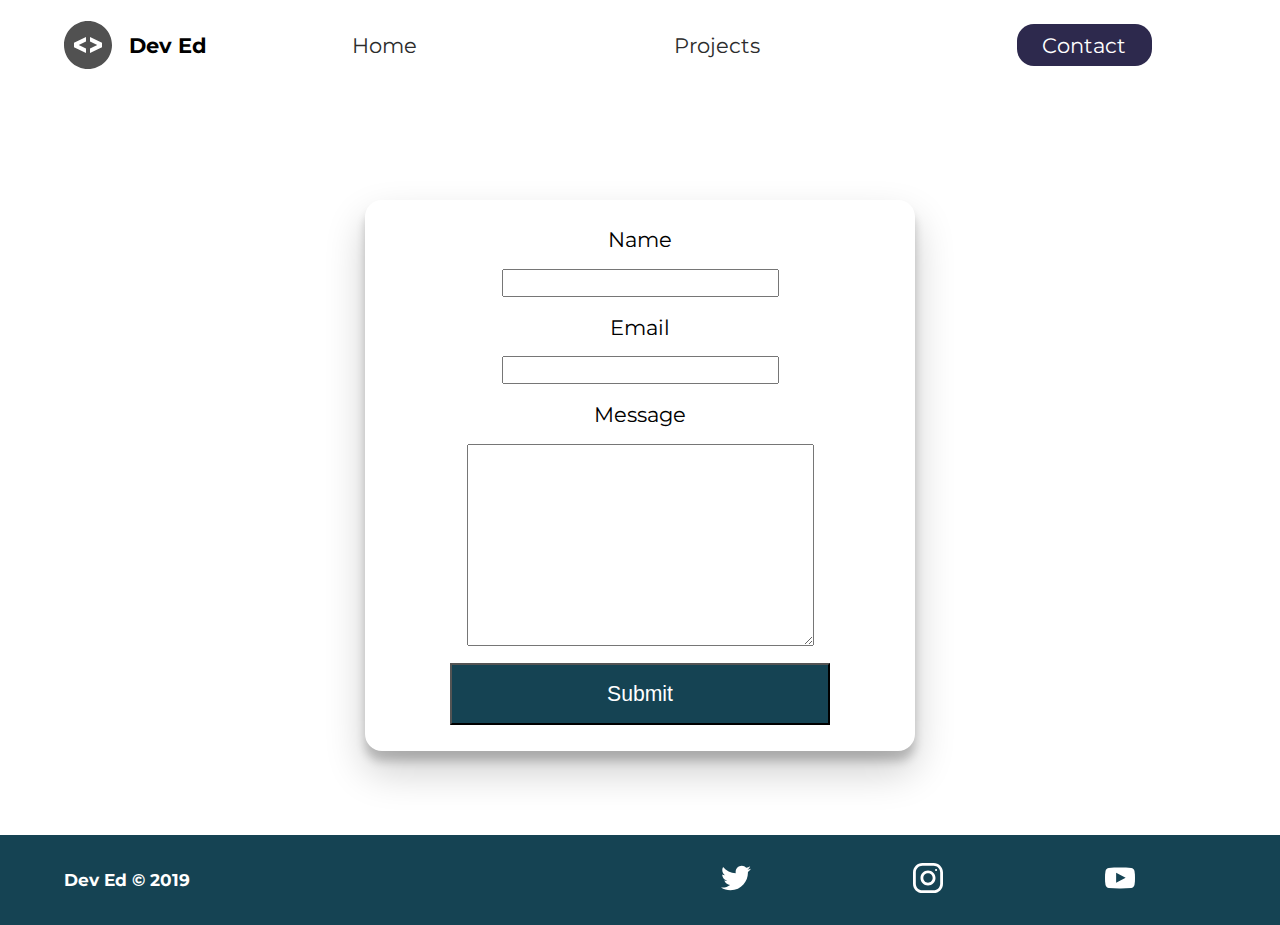
<file: contact/index.html>
<!DOCTYPE html>
<html lang="en">
  <head>
    <meta charset="UTF-8" />
    <meta name="viewport" content="width=device-width, initial-scale=1.0" />
    <meta http-equiv="X-UA-Compatible" content="ie=edge" />
    <meta
      name="description"
      content="Dev Ed is a front end web developer who specializes in html,css"
    />
    <meta name="robots" content="index,follow" />
    <link
      href="https://fonts.googleapis.com/css?family=Montserrat:400,500&display=swap"
      rel="stylesheet"
    />
    <link rel="stylesheet" href="../styles/style.css" />
    <title>Dev Ed | Web Developer</title>
  </head>
  <body>
    <header class="main-head">
      <nav>
        <div class="logo">
          <img src="../icons/code.svg" alt="logo" />
          <h1>Dev Ed</h1>
        </div>
        <ul>
          <li><a href="../index.html">Home</a></li>
          <li><a href="../projects/">Projects</a></li>
          <li><a class="active" href="./index.html">Contact</a></li>
        </ul>
      </nav>
    </header>
    <section class="form-section">
      <form>
        <label for="name">Name</label>
        <input type="text" name="name" id="name" required />
        <label for="email">Email</label>
        <input type="email" name="email" id="email" required />
        <label for="message">Message</label>
        <textarea name="message" id="message" cols="30" rows="10"></textarea>
        <button type="submit">Submit</button>
      </form>
    </section>
    <footer>
      <h4>Dev Ed &copy; 2019</h4>
      <ul>
        <li>
          <a href="#"><img src="/icons/twitter 1.svg" alt="twitter-social"/></a>
        </li>
        <li>
          <a href="#"
            ><img src="/icons/instagram 1.svg" alt="instagram-social"
          /></a>
        </li>
        <li>
          <a href="#"
            ><img src="/icons/youtube-symbol 1.svg" alt="youtube-social"
          /></a>
        </li>
      </ul>
    </footer>
  </body>
</html>
</file>
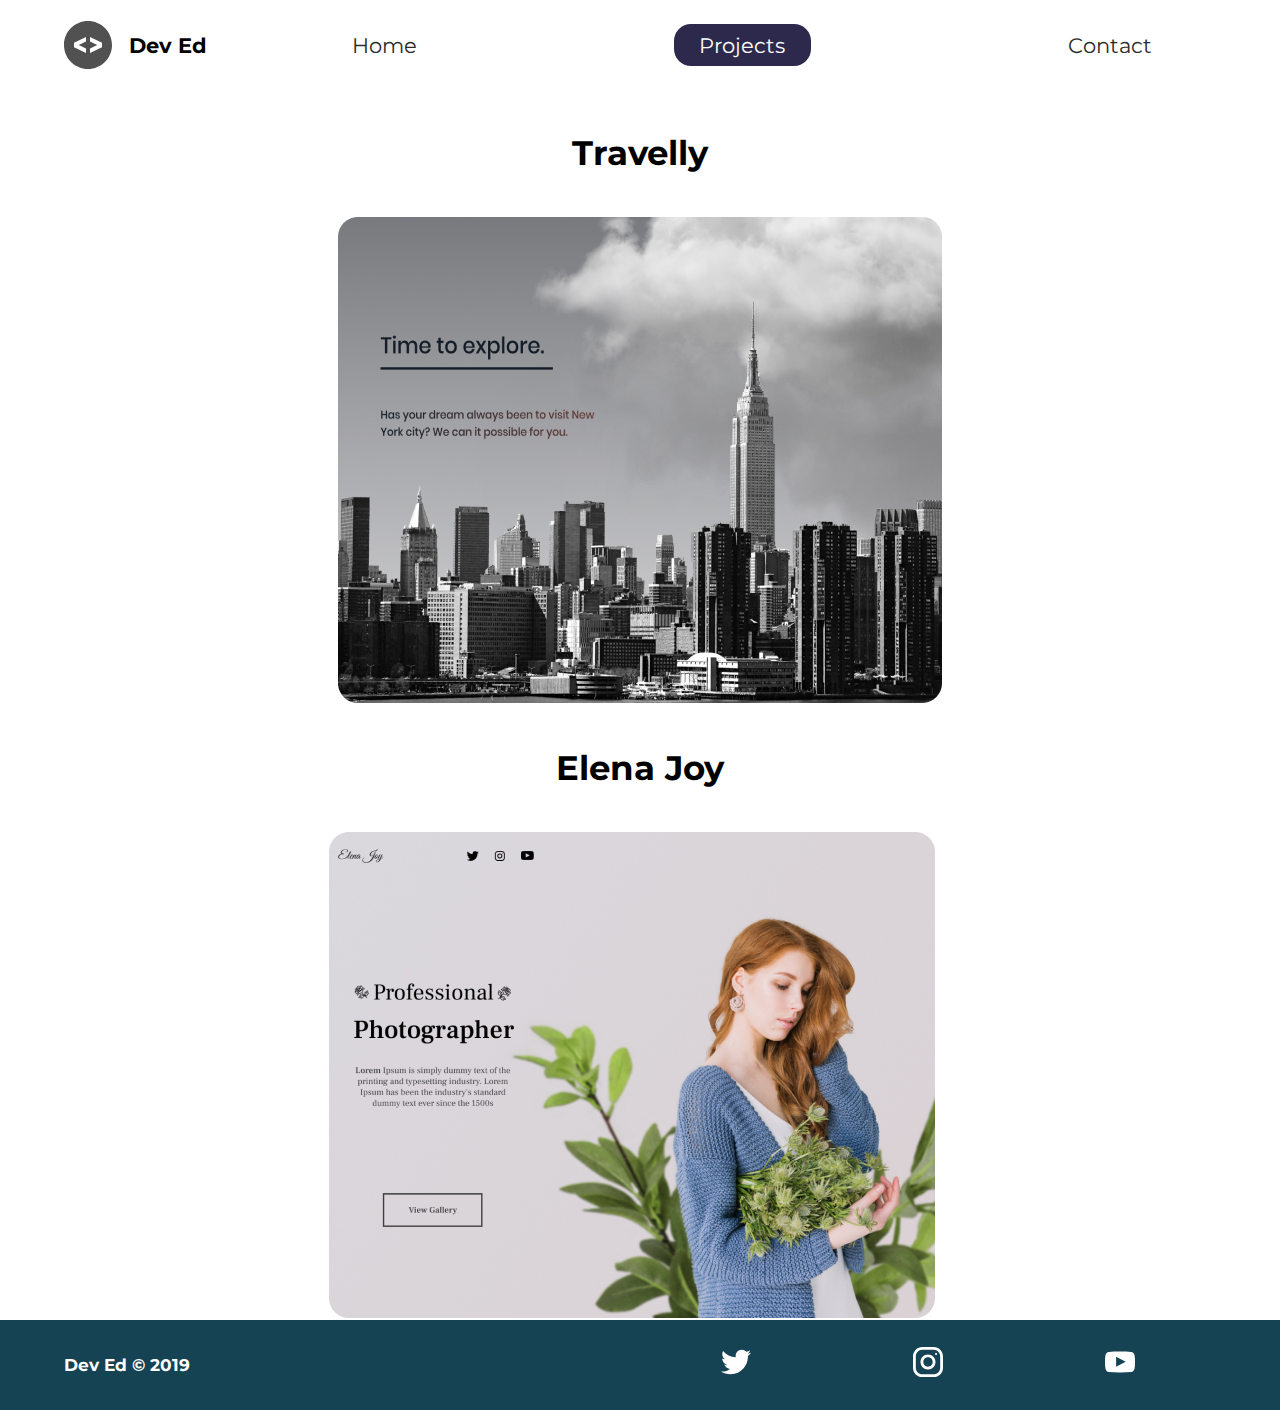
<file: projects/index.html>
<!DOCTYPE html>
<html lang="en">
  <head>
    <meta charset="UTF-8" />
    <meta name="viewport" content="width=device-width, initial-scale=1.0" />
    <meta http-equiv="X-UA-Compatible" content="ie=edge" />
    <meta
      name="description"
      content="Dev Ed is a front end web developer who specializes in html,css"
    />
    <meta name="robots" content="index,follow" />
    <link
      href="https://fonts.googleapis.com/css?family=Montserrat:400,500&display=swap"
      rel="stylesheet"
    />
    <link rel="stylesheet" href="../styles/style.css" />
    <title>Dev Ed | Web Developer</title>
  </head>
  <body>
    <header class="main-head">
      <nav>
        <div class="logo">
          <img src="../icons/code.svg" alt="logo" />
          <h1>Dev Ed</h1>
        </div>
        <ul>
          <li><a href="../index.html">Home</a></li>
          <li><a class="active" href="./index.html">Projects</a></li>
          <li><a href="../contact/">Contact</a></li>
        </ul>
      </nav>
    </header>
    <section class="projects">
      <div class="travelly">
        <h2>Travelly</h2>
        <img src="../img/travelly.jpg" alt="travelly-project" />
      </div>
      <div class="travelly">
        <h2>Elena Joy</h2>
        <img src="../img/elena-joy.jpg" alt="elena-project" />
      </div>
    </section>
    <footer>
      <h4>Dev Ed &copy; 2019</h4>
      <ul>
        <li>
          <a href="#"><img src="/icons/twitter 1.svg" alt="twitter-social"/></a>
        </li>
        <li>
          <a href="#"
            ><img src="/icons/instagram 1.svg" alt="instagram-social"
          /></a>
        </li>
        <li>
          <a href="#"
            ><img src="/icons/youtube-symbol 1.svg" alt="youtube-social"
          /></a>
        </li>
      </ul>
    </footer>
  </body>
</html>
</file>
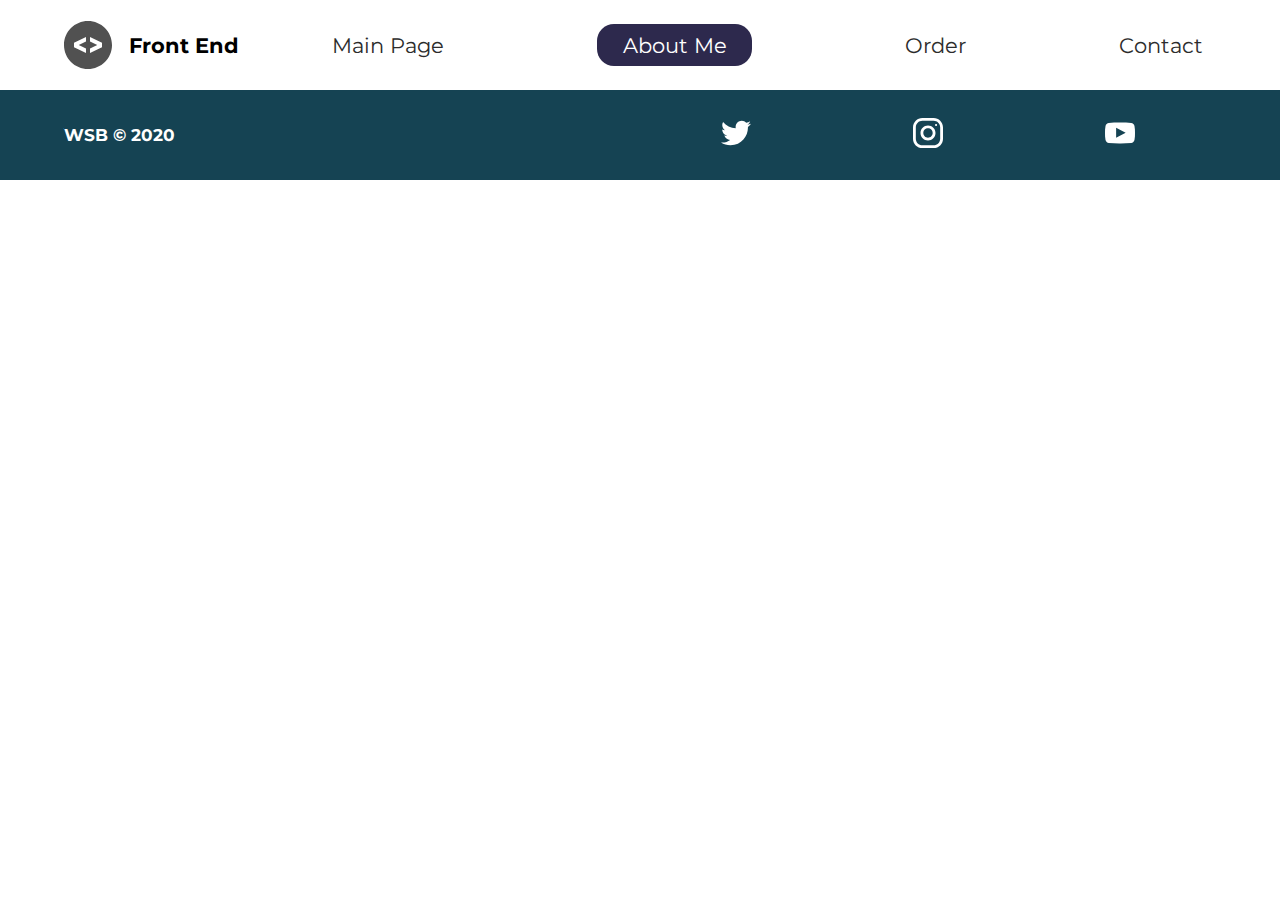
<file: aboutme.html>
<!DOCTYPE html>
<html lang="en">

<head>
    <meta charset="UTF-8" />
    <meta name="viewport" content="width=device-width, initial-scale=1.0" />
    <meta http-equiv="X-UA-Compatible" content="ie=edge" />
    <meta name="description" content="Dev Ed is a front end web developer who specializes in html,css" />
    <meta name="robots" content="index,follow" />
    <link href="https://fonts.googleapis.com/css?family=Montserrat:400,500&display=swap" rel="stylesheet" />
    <link rel="stylesheet" href="./styles/style.css" />
    <title>WSB | Contact</title>
</head>

<body>
    <header class="main-head">
        <nav>
          <div class="logo">
            <img src="./icons/code.svg" alt="logo" />
            <h1>Front End</h1>
          </div>
          <ul>
            <li><a href="index.html">Main Page</a></li>
            <li><a class="active" href="aboutme.html">About Me</a></li>
            <li><a href="oderproject.html">Order</a></li>
            <li><a href="contact.html">Contact</a></li>
          </ul>
        </nav>
      </header>

    <footer>
        <h4>WSB &copy; 2020</h4>
        <ul>
            <li>
                <a href="#"><img src="./icons/twitter 1.svg" alt="twitter-social" /></a>
            </li>
            <li>
                <a href="#"><img src="./icons/instagram 1.svg" alt="instagram-social" /></a>
            </li>
            <li>
                <a href="#"><img src="./icons/youtube-symbol 1.svg" alt="youtube-social" /></a>
            </li>
        </ul>
    </footer>
</body>

</html>
</file>
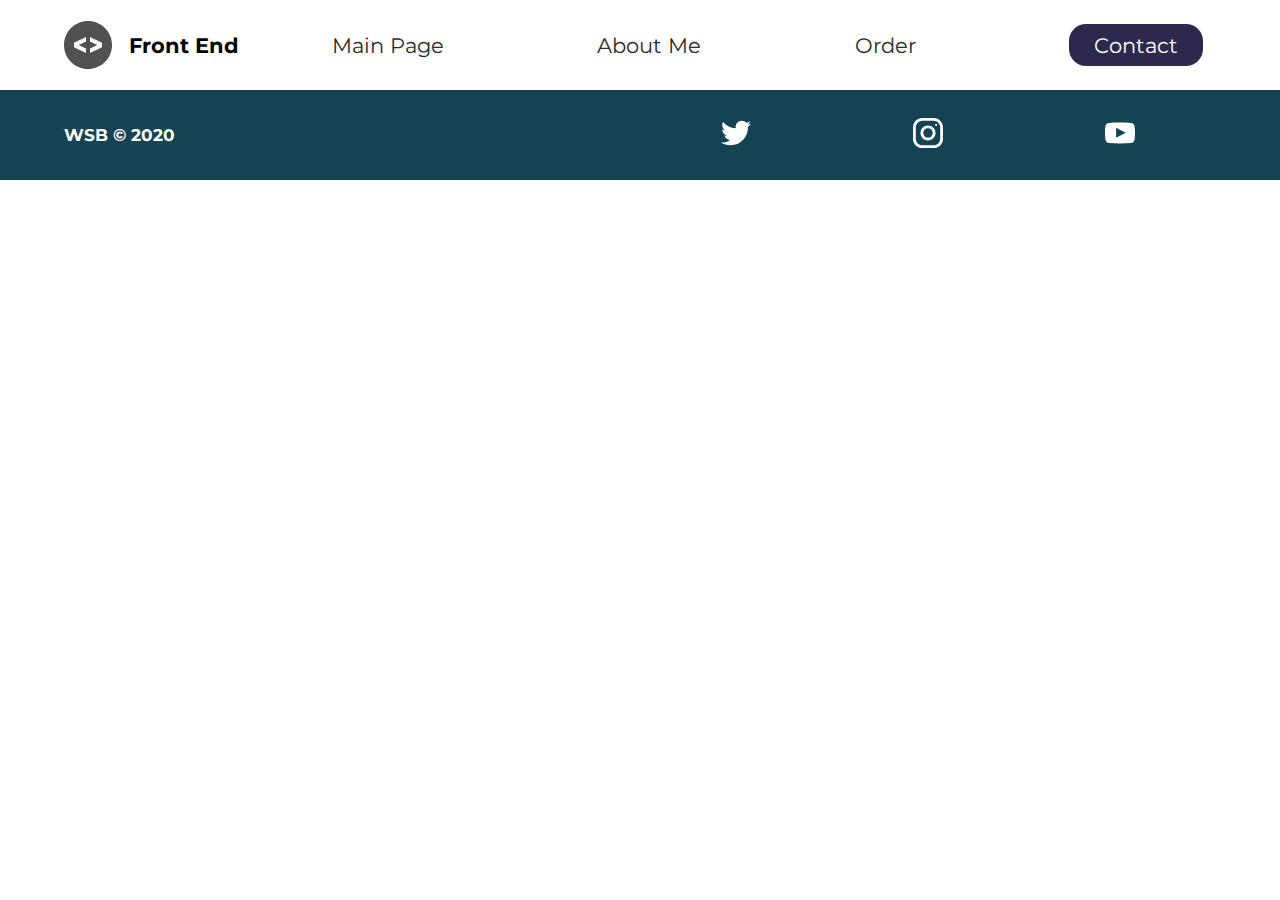
<file: contact.html>
<!DOCTYPE html>
<html lang="en">
<head>
    <meta charset="UTF-8" />
    <meta name="viewport" content="width=device-width, initial-scale=1.0" />
    <meta http-equiv="X-UA-Compatible" content="ie=edge" />
    <meta name="description" content="Dev Ed is a front end web developer who specializes in html,css" />
    <meta name="robots" content="index,follow" />
    <link href="https://fonts.googleapis.com/css?family=Montserrat:400,500&display=swap" rel="stylesheet" />
    <link rel="stylesheet" href="./styles/style.css" />
    <title>WSB | Contact</title>
</head>

<body>
  <header class="main-head">
    <nav>
      <div class="logo">
        <img src="./icons/code.svg" alt="logo" />
        <h1>Front End</h1>
      </div>
      <ul>
        <li><a href="index.html">Main Page</a></li>
        <li><a href="aboutme.html">About Me</a></li>
        <li><a href="oderproject.html">Order</a></li>
        <li><a class="active" href="contact.html">Contact</a></li>
      </ul>
    </nav>
  </header>

      <footer>
        <h4>WSB &copy; 2020</h4>
        <ul>
          <li>
            <a href="#"><img src="./icons/twitter 1.svg" alt="twitter-social" /></a>
          </li>
          <li>
            <a href="#"><img src="./icons/instagram 1.svg" alt="instagram-social" /></a>
          </li>
          <li>
            <a href="#"><img src="./icons/youtube-symbol 1.svg" alt="youtube-social" /></a>
          </li>
        </ul>
      </footer>
</body>

</html>
</file>
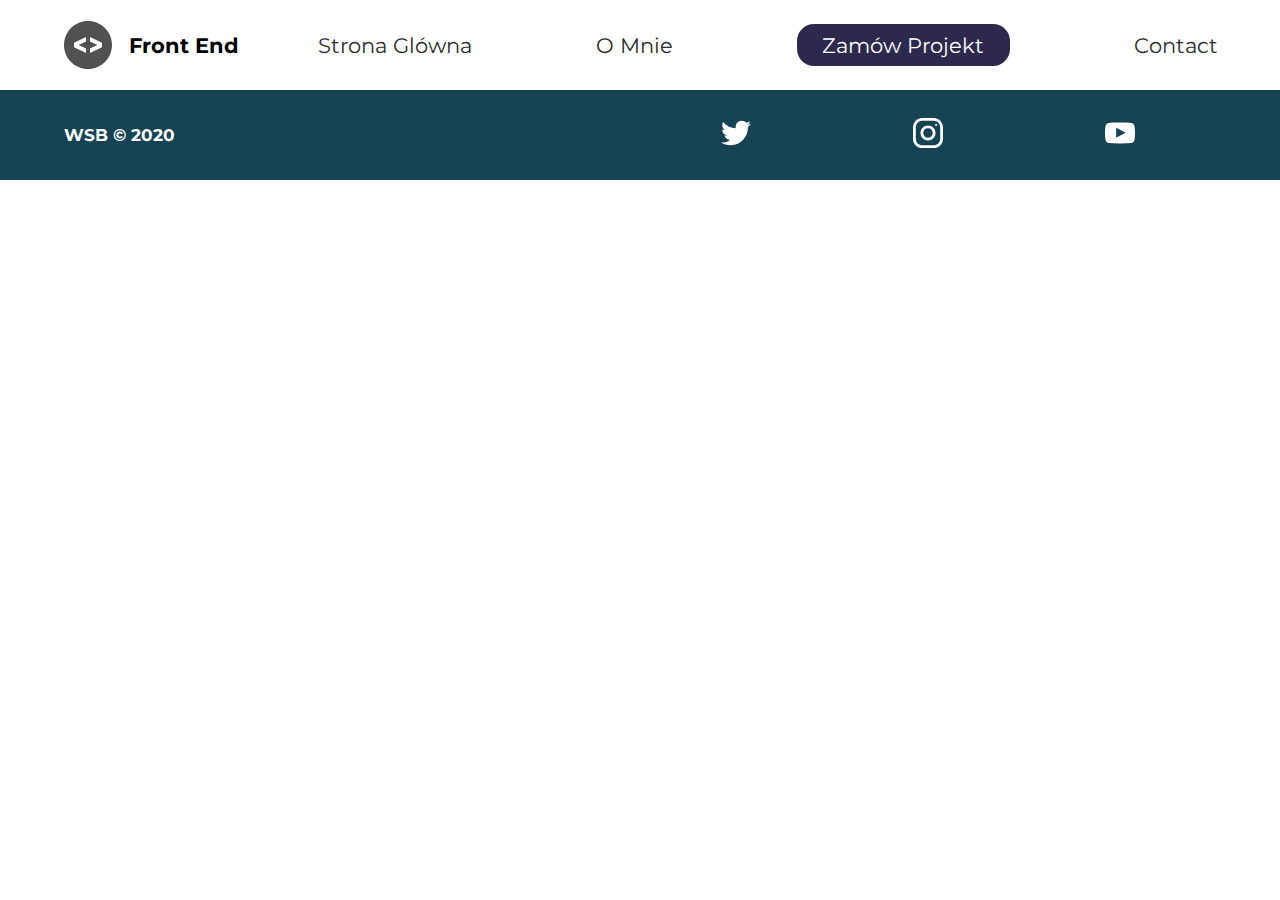
<file: oderproject.html>
<!DOCTYPE html>
<html lang="en">
<head>
    <meta charset="UTF-8" />
    <meta name="viewport" content="width=device-width, initial-scale=1.0" />
    <meta http-equiv="X-UA-Compatible" content="ie=edge" />
    <meta name="description" content="Dev Ed is a front end web developer who specializes in html,css" />
    <meta name="robots" content="index,follow" />
    <link href="https://fonts.googleapis.com/css?family=Montserrat:400,500&display=swap" rel="stylesheet" />
    <link rel="stylesheet" href="./styles/style.css" />
    <title>WSB | Contact</title>
</head>

<body>
    <header class="main-head">
        <nav>
          <div class="logo">
            <img src="./icons/code.svg" alt="logo" />
            <h1>Front End</h1>
          </div>
          <ul>
            <li><a href="index.html">Strona Glówna</a></li>
            <li><a href="aboutme.html">O Mnie</a></li>
            <li><a class="active" href="oderproject.html">Zamów Projekt</a></li>
            <li><a href="contact.html">Contact</a></li>
          </ul>
        </nav>
      </header>

      <footer>
        <h4>WSB &copy; 2020</h4>
        <ul>
          <li>
            <a href="#"><img src="./icons/twitter 1.svg" alt="twitter-social" /></a>
          </li>
          <li>
            <a href="#"><img src="./icons/instagram 1.svg" alt="instagram-social" /></a>
          </li>
          <li>
            <a href="#"><img src="./icons/youtube-symbol 1.svg" alt="youtube-social" /></a>
          </li>
        </ul>
      </footer>
</body>

</html>
</file>
<file: styles/style.css>
/* Global Styles */
* {
  margin: 0;
  padding: 0;
  -webkit-box-sizing: border-box;
          box-sizing: border-box;
}

html {
  font-size: 62.5%;
}

body {
  font-family: "Montserrat", sans-serif;
}

h1 {
  font-size: 2.5rem;
}

li,
button,
label,
input,
a,
p {
  font-size: 2.5rem;
}

h2 {
  font-size: 4rem;
}

h3 {
  font-size: 2.5rem;
}

h4,
h5 {
  font-size: 2rem;
}

ul {
  list-style: none;
}

a {
  text-decoration: none;
  color: #2c2c2c;
}

.main-head {
  width: 95%;
  margin: 0 0 0 auto;
}

nav {
  display: -webkit-box;
  display: -ms-flexbox;
  display: flex;
  -webkit-box-pack: justify;
      -ms-flex-pack: justify;
          justify-content: space-between;
  -webkit-box-align: center;
      -ms-flex-align: center;
          align-items: center;
  -webkit-box-orient: horizontal;
  -webkit-box-direction: normal;
      -ms-flex-direction: row;
          flex-direction: row;
  min-height: 10vh;
  width: 80%;
  -ms-flex-wrap: wrap;
      flex-wrap: wrap;
}

nav .logo {
  display: -webkit-box;
  display: -ms-flexbox;
  display: flex;
  -webkit-box-pack: start;
      -ms-flex-pack: start;
          justify-content: flex-start;
  -webkit-box-align: center;
      -ms-flex-align: center;
          align-items: center;
  -webkit-box-orient: horizontal;
  -webkit-box-direction: normal;
      -ms-flex-direction: row;
          flex-direction: row;
  -webkit-box-flex: 1;
      -ms-flex: 1 1 -5rem;
          flex: 1 1 -5rem;
}

nav .logo h1 {
  margin: 2rem;
}

nav ul {
  display: -webkit-box;
  display: -ms-flexbox;
  display: flex;
  -ms-flex-pack: distribute;
      justify-content: space-around;
  -webkit-box-align: center;
      -ms-flex-align: center;
          align-items: center;
  -webkit-box-orient: horizontal;
  -webkit-box-direction: normal;
      -ms-flex-direction: row;
          flex-direction: row;
  -webkit-box-flex: 1;
      -ms-flex: 1 1 40rem;
          flex: 1 1 40rem;
}

.intro {
  min-height: 90vh;
  width: 90%;
  margin: auto;
  -ms-flex-wrap: wrap;
      flex-wrap: wrap;
  display: -webkit-box;
  display: -ms-flexbox;
  display: flex;
  -webkit-box-pack: justify;
      -ms-flex-pack: justify;
          justify-content: space-between;
  -webkit-box-align: center;
      -ms-flex-align: center;
          align-items: center;
  -webkit-box-orient: horizontal;
  -webkit-box-direction: normal;
      -ms-flex-direction: row;
          flex-direction: row;
}

.intro h2 {
  font-size: 8rem;
  padding-left: 1rem;
  padding-right: 1.5rem;
  background: -webkit-gradient(linear, left top, right top, from(#38d39f), to(#38a4d3));
  background: linear-gradient(left, #38d39f, #38a4d3);
  background-clip: text;
  -webkit-text-fill-color: transparent;
  text-shadow: 1px 1px 1px white;
  display: inline-block;
  border-radius: 5px;
}

.intro h3 {
  font-size: 6rem;
  padding: 2rem 0rem;
}

.intro p {
  padding-top: 2rem;
  color: #2c2c2c;
}

.splash {
  position: absolute;
  top: 0%;
  right: 0%;
  height: 100%;
  z-index: -1;
}

.intro-social {
  margin-top: 4rem;
}

.intro-social a {
  margin-right: 5rem;
}

.active {
  background: #2d294d;
  color: white;
  padding: 1rem 3rem;
  border-radius: 2rem;
}

.intro-text,
.intro-images {
  -webkit-box-flex: 1;
      -ms-flex: 1 1 40rem;
          flex: 1 1 40rem;
}
.nav-a{
  border: 1px solid black;
  border-radius: 15px;
}
#plant-left {
  -webkit-animation: plant 1.5s ease infinite alternate;
          animation: plant 1.5s ease infinite alternate;
}

#plant-right {
  -webkit-animation: plant 1.5s ease infinite alternate 0.5s;
          animation: plant 1.5s ease infinite alternate 0.5s;
}

#me {
  -webkit-animation: me 1s ease infinite alternate;
          animation: me 1s ease infinite alternate;
  -webkit-transform-origin: bottom;
          transform-origin: bottom;
}

#clock-arrow {
  -webkit-animation: clock 1.5s infinite linear;
          animation: clock 1.5s infinite linear;
  transform-box: fill-box;
  -webkit-transform-origin: bottom;
          transform-origin: bottom;
}

@-webkit-keyframes me {
  from {
    -webkit-transform: rotateZ(-5deg);
            transform: rotateZ(-5deg);
  }
  to {
    -webkit-transform: rotateZ(5deg);
            transform: rotateZ(5deg);
  }
}

@keyframes me {
  from {
    -webkit-transform: rotateZ(-5deg);
            transform: rotateZ(-5deg);
  }
  to {
    -webkit-transform: rotateZ(5deg);
            transform: rotateZ(5deg);
  }
}

@-webkit-keyframes plant {
  from {
    -webkit-transform: translateY(0%);
            transform: translateY(0%);
  }
  to {
    -webkit-transform: translateY(-30%);
            transform: translateY(-30%);
  }
}

@keyframes plant {
  from {
    -webkit-transform: translateY(0%);
            transform: translateY(0%);
  }
  to {
    -webkit-transform: translateY(-30%);
            transform: translateY(-30%);
  }
}

@-webkit-keyframes clock {
  from {
    -webkit-transform: rotateZ(0deg);
            transform: rotateZ(0deg);
  }
  to {
    -webkit-transform: rotateZ(360deg);
            transform: rotateZ(360deg);
  }
}

@keyframes clock {
  from {
    -webkit-transform: rotateZ(0deg);
            transform: rotateZ(0deg);
  }
  to {
    -webkit-transform: rotateZ(360deg);
            transform: rotateZ(360deg);
  }
}

.projects {
  width: 90%;
  margin: auto;
  min-height: 90vh;
  display: -webkit-box;
  display: -ms-flexbox;
  display: flex;
  -webkit-box-pack: justify;
      -ms-flex-pack: justify;
          justify-content: space-between;
  -webkit-box-align: center;
      -ms-flex-align: center;
          align-items: center;
  -webkit-box-orient: horizontal;
  -webkit-box-direction: normal;
      -ms-flex-direction: row;
          flex-direction: row;
  text-align: center;
  -ms-flex-wrap: wrap;
      flex-wrap: wrap;
}

.projects h2 {
  margin: 5rem;
}

.travelly,
.elena {
  -webkit-box-flex: 1;
      -ms-flex: 1 1 40rem;
          flex: 1 1 40rem;
}

.form-section {
  min-height: 80vh;
  display: -webkit-box;
  display: -ms-flexbox;
  display: flex;
  -webkit-box-pack: center;
      -ms-flex-pack: center;
          justify-content: center;
  -webkit-box-align: center;
      -ms-flex-align: center;
          align-items: center;
  -webkit-box-orient: horizontal;
  -webkit-box-direction: normal;
      -ms-flex-direction: row;
          flex-direction: row;
  margin-top: 3rem;
}

.form-section form {
  padding: 3rem 10rem;
  -webkit-box-shadow: 0px 10px 10px rgba(0, 0, 0, 0.2), 0px 20px 40px rgba(0, 0, 0, 0.2);
          box-shadow: 0px 10px 10px rgba(0, 0, 0, 0.2), 0px 20px 40px rgba(0, 0, 0, 0.2);
  display: -webkit-box;
  display: -ms-flexbox;
  display: flex;
  -webkit-box-pack: center;
      -ms-flex-pack: center;
          justify-content: center;
  -webkit-box-align: center;
      -ms-flex-align: center;
          align-items: center;
  -webkit-box-orient: vertical;
  -webkit-box-direction: normal;
      -ms-flex-direction: column;
          flex-direction: column;
  border-radius: 2rem;
}

.form-section form input,
.form-section form textarea {
  margin: 2rem;
}

.form-section form input:focus,
.form-section form textarea:focus {
  outline: 2px solid black;
}

.form-section form textarea {
  font-family: "Montserrat", sans-serif;
  font-size: 2rem;
}

.form-section form button {
  width: 100%;
  padding: 2rem;
  background: #154353;
  color: white;
}

.form-section form button:focus {
  background: #33696b;
}

footer {
  background: #154353;
  color: white;
  min-height: 10vh;
  padding: 0% 5%;
  display: -webkit-box;
  display: -ms-flexbox;
  display: flex;
  -webkit-box-pack: start;
      -ms-flex-pack: start;
          justify-content: flex-start;
  -webkit-box-align: center;
      -ms-flex-align: center;
          align-items: center;
  -webkit-box-orient: horizontal;
  -webkit-box-direction: normal;
      -ms-flex-direction: row;
          flex-direction: row;
}

footer ul {
  -webkit-box-flex: 1;
      -ms-flex: 1 1 40rem;
          flex: 1 1 40rem;
  display: -webkit-box;
  display: -ms-flexbox;
  display: flex;
  -ms-flex-pack: distribute;
      justify-content: space-around;
  -webkit-box-align: center;
      -ms-flex-align: center;
          align-items: center;
  -webkit-box-orient: horizontal;
  -webkit-box-direction: normal;
      -ms-flex-direction: row;
          flex-direction: row;
}

footer h4 {
  -webkit-box-flex: 1;
      -ms-flex: 1 1 40rem;
          flex: 1 1 40rem;
}
footer ul li a img{
  width: 30px;
  height: 30px;
  color: white;
}

@media screen and (max-width: 1332px) {
  html {
    font-size: 53%;
  }
  .splash {
    display: none;
  }
  svg {
    width: 80%;
  }
  nav {
    width: 100%;
  }
}

@media screen and (max-width: 754px) {
  html {
    font-size: 45%;
  }
  svg {
    height: 60%;
  }
  .main-head {
    width: 100%;
  }
  nav .logo {
    display: -webkit-box;
    display: -ms-flexbox;
    display: flex;
    -webkit-box-pack: center;
        -ms-flex-pack: center;
            justify-content: center;
    -webkit-box-align: center;
        -ms-flex-align: center;
            align-items: center;
    -webkit-box-orient: vertical;
    -webkit-box-direction: normal;
        -ms-flex-direction: column;
            flex-direction: column;
    -webkit-box-flex: 1;
        -ms-flex: 1 1 20rem;
            flex: 1 1 20rem;
    margin-top: 2rem;
  }
  nav ul {
    -webkit-box-flex: 1;
        -ms-flex: 1 1 60rem;
            flex: 1 1 60rem;
    margin: 2rem 0rem;
  }
  .navul:last-child{
    margin-right: 10rem;
  }
  
  .intro-text {
    margin-top: 5rem;
    text-align: center;
  }
  .intro-images {
    text-align: center;
  }
  .intro-social {
    display: -webkit-box;
    display: -ms-flexbox;
    display: flex;
    -webkit-box-pack: center;
        -ms-flex-pack: center;
            justify-content: center;
    -webkit-box-align: center;
        -ms-flex-align: center;
            align-items: center;
    -webkit-box-orient: horizontal;
    -webkit-box-direction: normal;
        -ms-flex-direction: row;
            flex-direction: row;
  }
  .intro-social a {
    margin: 2rem;
  }
  .elena,
  .travelly {
    -webkit-box-flex: 1;
        -ms-flex: 1 1 50rem;
            flex: 1 1 50rem;
  }
  .elena img,
  .travelly img {
    width: 100%;
    height: 100%;
  }
  form {
    padding: 0rem;
    width: 100%;
  }
}
/*# sourceMappingURL=style.css.map */
</file>
